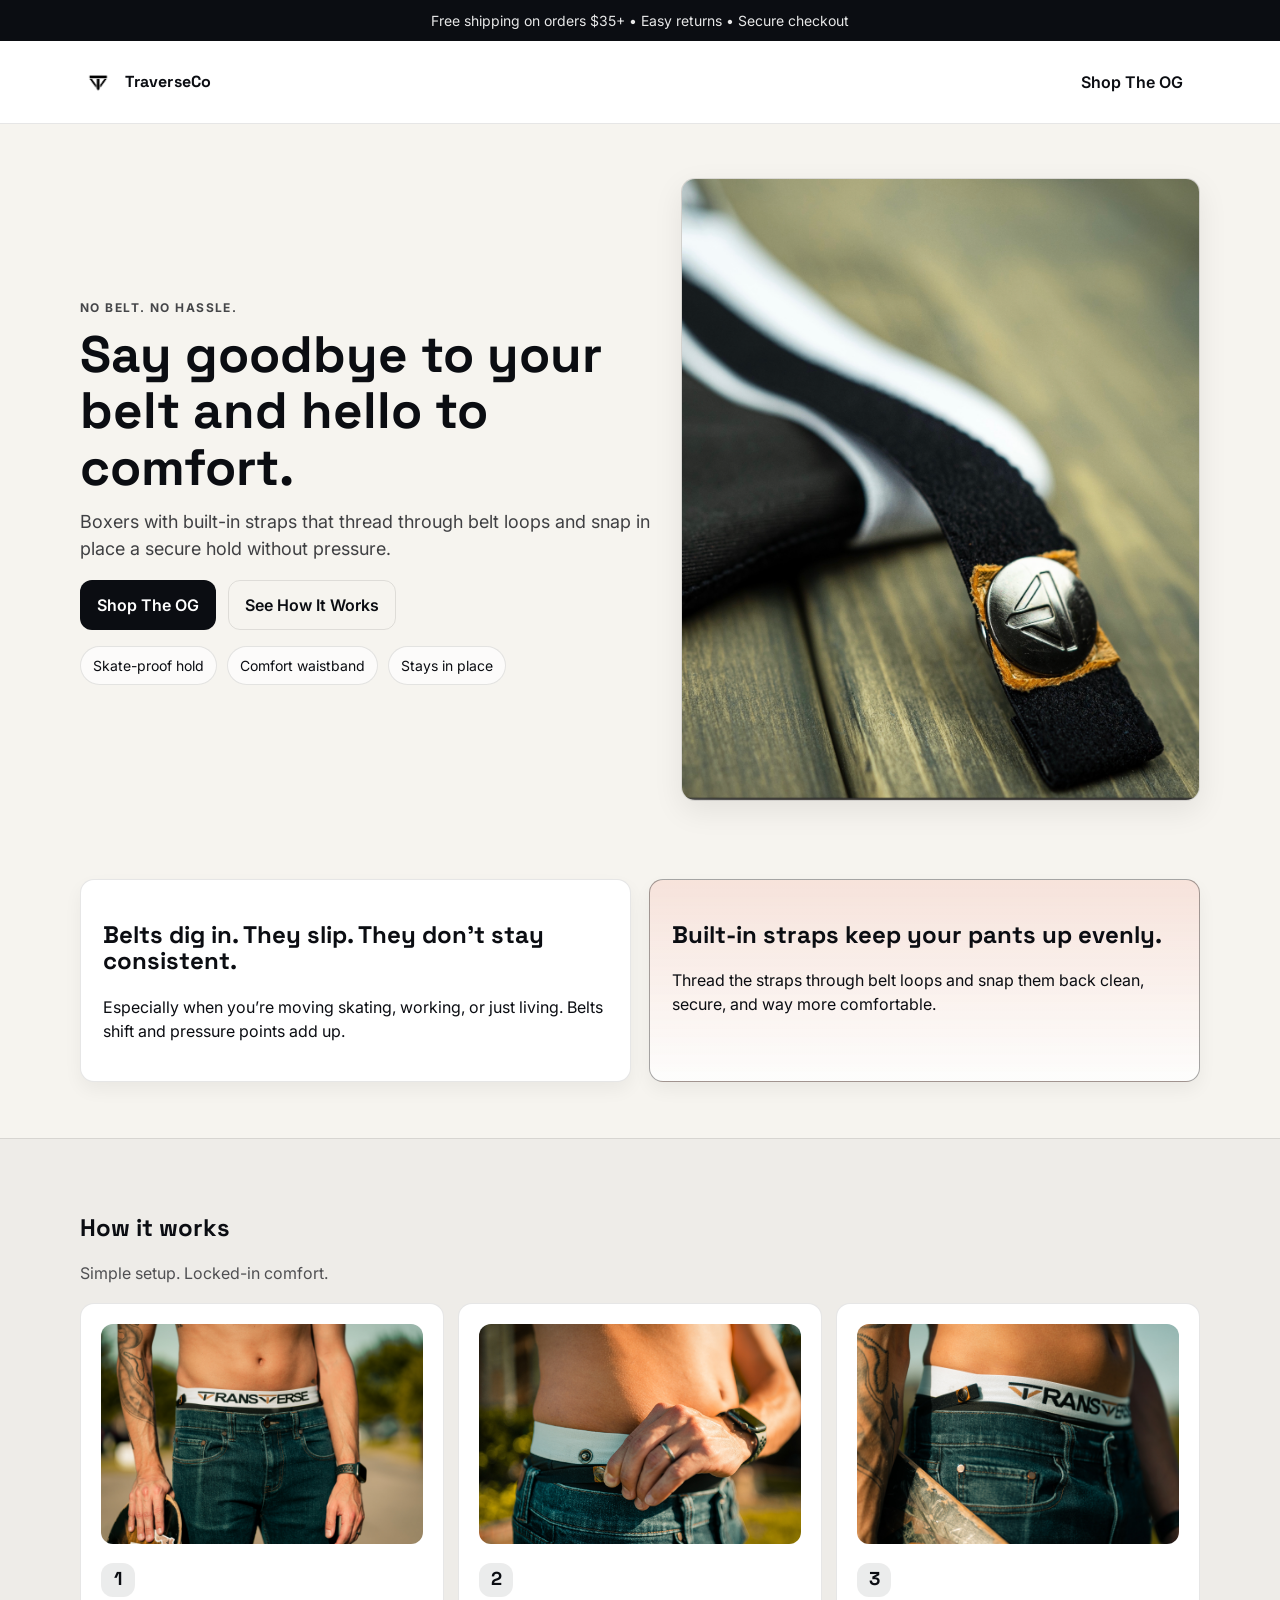
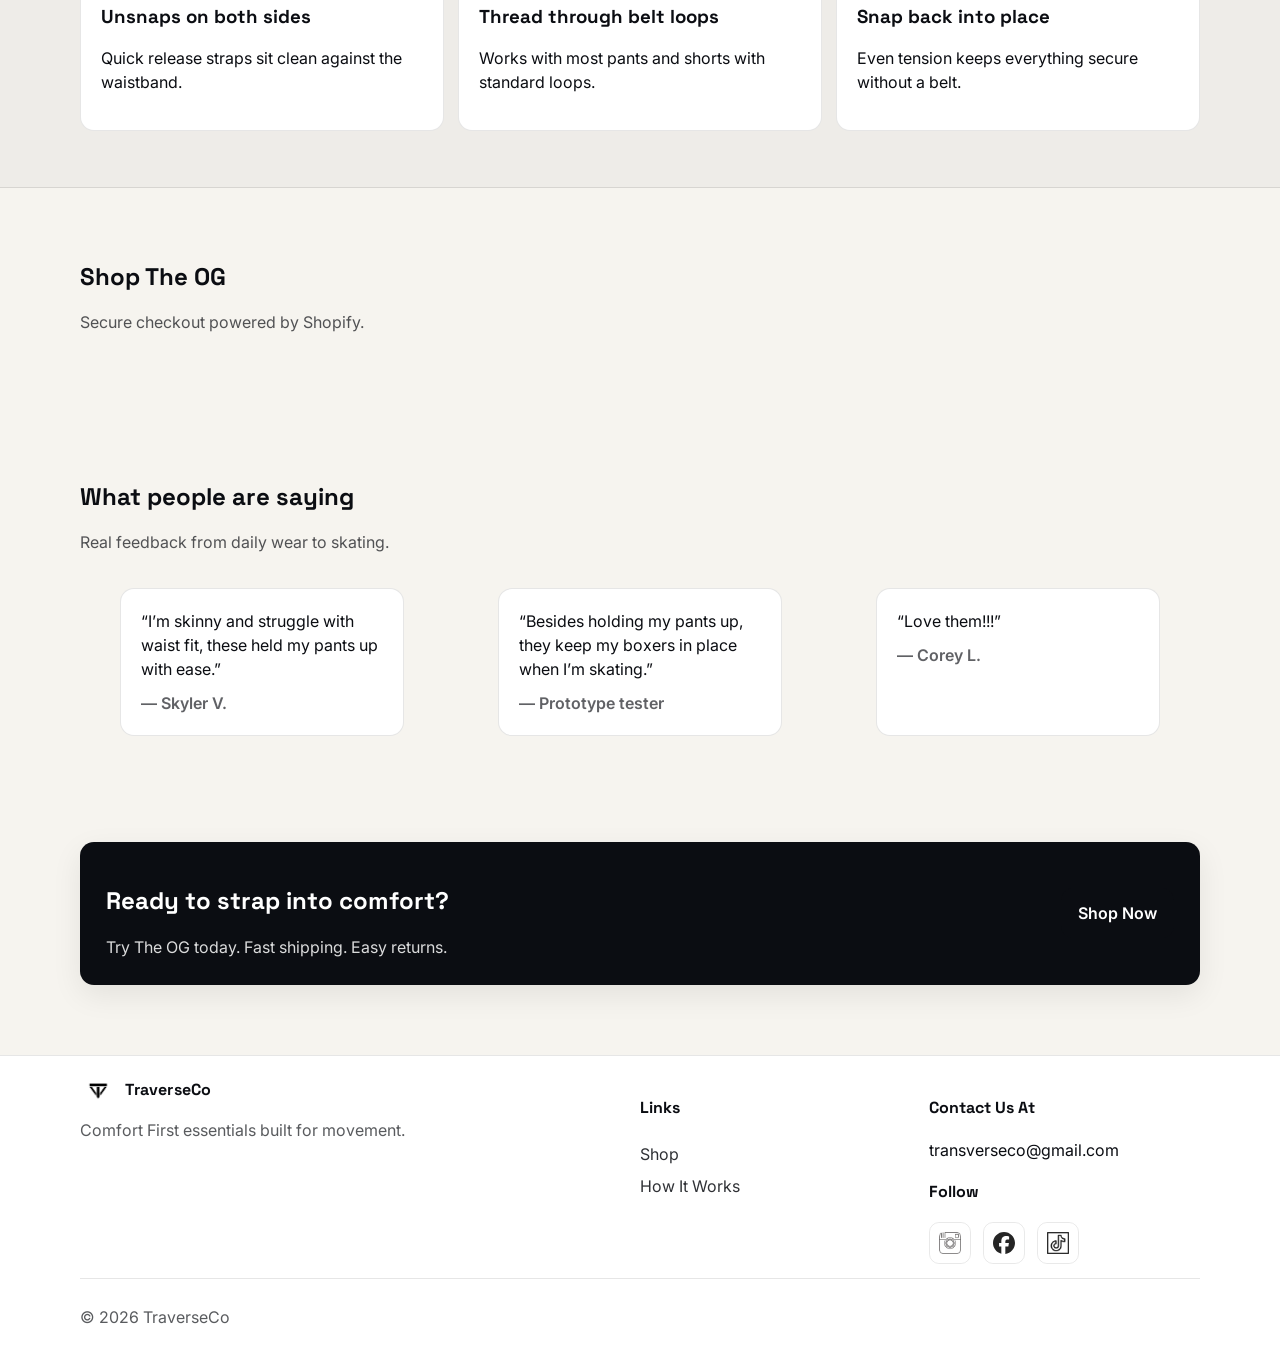
<file: index.html>
<!doctype html>
<html lang="en">
<head>
  <meta charset="utf-8" />
  <meta name="viewport" content="width=device-width,initial-scale=1" />
  <title>TraverseCo — Strap Into Comfort</title>

  <!-- Favicon -->
  <link rel="icon" type="image/png" href="assets/favicon.png">

  <meta name="description" content="Built-in straps that keep your pants up without a belt. Comfort-first, skate-proof, everyday-ready." />

  <!-- Fonts -->
  <link rel="preconnect" href="https://fonts.googleapis.com">
  <link rel="preconnect" href="https://fonts.gstatic.com" crossorigin>
  <link href="https://fonts.googleapis.com/css2?family=Inter:wght@400;500;600&family=Space+Grotesk:wght@500;600;700&display=swap" rel="stylesheet">

  <link rel="stylesheet" href="css/style.css" />
</head>
<body>

  <!-- Top bar -->
  <div class="topbar">
    <div class="container">
      <p>Free shipping on orders $35+ • Easy returns • Secure checkout</p>
    </div>
  </div>

  <!-- Header -->
  <header class="header">
    <div class="container header-inner">
      <a class="brand" href="index.html" aria-label="TraverseCo Home">
        <img src="assets/logo.png" alt="TraverseCo logo" class="brand-logo">
        <span class="brand-name">TraverseCo</span>
      </a>

      <div class="header-actions">
        <!-- UPDATED: scrolls to embedded Shopify section -->
        <a class="btn btn-ghost" href="#shop">Shop The OG</a>
      </div>

      <button class="hamburger" type="button" aria-label="Open menu" aria-expanded="false">
        <span></span><span></span><span></span>
      </button>
    </div>

    <div class="mobile-nav" hidden>
      <a href="#shop">Shop</a>
      <a href="#how-it-works">How It Works</a>
      <a href="faq.html">FAQ</a>
      <a href="about.html">About</a>
    </div>
  </header>

  <!-- Main -->
  <main>
    <!-- Hero -->
    <section class="hero">
      <div class="container hero-grid">
        <div class="hero-copy">
          <p class="eyebrow">No belt. No hassle.</p>
          <h1>Say goodbye to your belt and hello to comfort.</h1>
          <p class="lead">
            Boxers with built-in straps that thread through belt loops and snap in place a secure hold without pressure.
          </p>

          <div class="hero-ctas">
            <!-- UPDATED: scrolls to embedded Shopify section -->
            <a class="btn btn-primary" href="#shop">Shop The OG</a>
            <a class="btn btn-outline" href="#how-it-works">See How It Works</a>
          </div>

          <div class="trust-row">
            <div class="trust-pill">Skate-proof hold</div>
            <div class="trust-pill">Comfort waistband</div>
            <div class="trust-pill">Stays in place</div>
          </div>
        </div>

        <div class="hero-media" role="img" aria-label="Product lifestyle image">
          <div class="media-card">
            <img src="assets/hero.jpg" alt="TraverseCo built-in strap system" class="hero-img">
          </div>
        </div>
      </div>
    </section>

    <!-- Problem/Solution -->
    <section class="section">
      <div class="container two-col">
        <div class="card">
          <h2>Belts dig in. They slip. They don’t stay consistent.</h2>
          <p>Especially when you’re moving skating, working, or just living. Belts shift and pressure points add up.</p>
        </div>
        <div class="card accent">
          <h2>Built-in straps keep your pants up evenly.</h2>
          <p>Thread the straps through belt loops and snap them back clean, secure, and way more comfortable.</p>
        </div>
      </div>
    </section>

    <!-- How it works (3 steps) -->
    <section id="how-it-works" class="section section-muted">
      <div class="container">
        <div class="section-head">
          <h2>How it works</h2>
          <p>Simple setup. Locked-in comfort.</p>
        </div>

        <div class="steps">
          <article class="step">
            <img src="assets/how-step-0.JPG" alt="Not threaded through belt loops" class="step-img">
            <h3><span class="step-num">1</span> Unsnaps on both sides</h3>
            <p>Quick release straps sit clean against the waistband.</p>
          </article>

          <article class="step">
            <img src="assets/how-step-1.JPG" alt="Thread through belt loops" class="step-img">
            <h3><span class="step-num">2</span> Thread through belt loops</h3>
            <p>Works with most pants and shorts with standard loops.</p>
          </article>

          <article class="step">
            <img src="assets/how-step-2.JPG" alt="Threaded through belt loops" class="step-img">
            <h3><span class="step-num">3</span> Snap back into place</h3>
            <p>Even tension keeps everything secure without a belt.</p>
          </article>
        </div>
      </div>
    </section>

    <!-- Shopify Buy Button (The OG) -->
    <section class="section" id="shop">
      <div class="container">
        <div class="section-head">
          <h2>Shop The OG</h2>
          <p>Secure checkout powered by Shopify.</p>
        </div>

        <div id="product-component-1770952349925"></div>
      </div>
    </section>

    <!-- Reviews -->
    <section class="section">
      <div class="container">
        <div class="section-head">
          <h2>What people are saying</h2>
          <p>Real feedback from daily wear to skating.</p>
        </div>

        <div class="reviews">
          <figure class="review">
            <blockquote>“I’m skinny and struggle with waist fit, these held my pants up with ease.”</blockquote>
            <figcaption>— Skyler V.</figcaption>
          </figure>
          <figure class="review">
            <blockquote>“Besides holding my pants up, they keep my boxers in place when I’m skating.”</blockquote>
            <figcaption>— Prototype tester</figcaption>
          </figure>
          <figure class="review">
            <blockquote>“Love them!!!”</blockquote>
            <figcaption>— Corey L.</figcaption>
          </figure>
        </div>
      </div>
    </section>

    <!-- CTA -->
    <section class="section cta">
      <div class="container cta-inner">
        <div>
          <h2>Ready to strap into comfort?</h2>
          <p>Try The OG today. Fast shipping. Easy returns.</p>
        </div>
        <!-- UPDATED: scrolls to embedded Shopify section -->
        <a class="btn btn-primary" href="#shop">Shop Now</a>
      </div>
    </section>
  </main>

  <!-- Footer -->
  <footer class="footer" id="contact">
    <div class="container footer-grid">
      <div>
        <div class="brand brand-footer">
          <img src="assets/logo.png" alt="TraverseCo logo" class="brand-logo">
          <span class="brand-name">TraverseCo</span>
        </div>
        <p class="muted">Comfort First essentials built for movement.</p>
      </div>

      <div>
        <h4>Links</h4>
        <a href="#shop">Shop</a>
        <a href="#how-it-works">How It Works</a>
      </div>

      <div>
        <h4>Contact Us At</h4>
        <p>transverseco@gmail.com</p>

        <h4>Follow</h4>
        <div class="socials">
          <a href="https://www.instagram.com/transverseco" target="_blank" rel="noopener noreferrer" aria-label="Instagram">
            <img src="assets/insta.png" alt="Instagram">
          </a>

          <a href="https://www.facebook.com/TransverseCo/" target="_blank" rel="noopener noreferrer" aria-label="Facebook">
            <img src="assets/facebook.svg" alt="Facebook">
          </a>

          <a href="https://www.tiktok.com/@transverseco" target="_blank" rel="noopener noreferrer" aria-label="TikTok">
            <img src="assets/tiktok.png" alt="TikTok">
          </a>
        </div>
      </div>
    </div>

    <div class="container footer-bottom">
      <p class="muted">© <span id="year"></span> TraverseCo</p>
    </div>
  </footer>

  <script src="js/main.js"></script>

  <!-- Shopify Buy Button embed -->
  <script type="text/javascript">
    (function () {
      var scriptURL = 'https://sdks.shopifycdn.com/buy-button/latest/buy-button-storefront.min.js';

      if (window.ShopifyBuy) {
        if (window.ShopifyBuy.UI) ShopifyBuyInit();
        else loadScript();
      } else {
        loadScript();
      }

      function loadScript() {
        var script = document.createElement('script');
        script.async = true;
        script.src = scriptURL;
        (document.head || document.body).appendChild(script);
        script.onload = ShopifyBuyInit;
      }

      function ShopifyBuyInit() {
        var client = ShopifyBuy.buildClient({
          domain: 'transverseco.myshopify.com',
          storefrontAccessToken: 'a1bdb6acef088749ebad0df71779a68e',
        });

        ShopifyBuy.UI.onReady(client).then(function (ui) {
          ui.createComponent('product', {
            id: '1934410055746',
            node: document.getElementById('product-component-1770952349925'),
            moneyFormat: '%24%7B%7Bamount%7D%7D',
            options: {
              product: {
                styles: {
                  product: { "max-width": "100%", "margin": "0" },
                  button: {
                    "background-color": "#0b0d12",
                    "color": "#ffffff",
                    "font-family": "Inter, system-ui, -apple-system, Segoe UI, Roboto, Arial, sans-serif",
                    "font-weight": "600",
                    "border-radius": "12px",
                    "padding": "12px 16px"
                  },
                  title: { "font-family": "\"Space Grotesk\", Inter, sans-serif", "font-weight": "700" },
                  price: { "font-family": "Inter, system-ui, -apple-system, Segoe UI, Roboto, Arial, sans-serif" }
                },
                text: { button: "Add to cart" }
              },
              cart: { text: { total: "Subtotal", button: "Checkout" } },
              toggle: {
                styles: {
                  toggle: {
                    "background-color": "#0b0d12",
                    "font-family": "Inter, system-ui, -apple-system, Segoe UI, Roboto, Arial, sans-serif",
                    "font-weight": "600",
                    "border-radius": "12px"
                  }
                }
              }
            }
          });
        });
      }
    })();
  </script>

</body>
</html>
</file>
<file: css/style.css>
:root{
  --ink:#0b0d12;
  --bg:#f6f4ef;
  --muted:#8a8f98;
  --card:#ffffff;
  --border:rgba(11,13,18,.10);
  --accent:#ff4d2e;
  --radius:14px;
  --shadow: 0 10px 30px rgba(11,13,18,.08);
}

*{box-sizing:border-box}
html,body{height:100%}
body{
  margin:0;
  font-family: Inter, system-ui, -apple-system, Segoe UI, Roboto, Arial, sans-serif;
  background:var(--bg);
  color:var(--ink);
  line-height:1.5;
}
a{color:inherit;text-decoration:none}
img{max-width:100%;display:block}

.container{width:min(1120px,92%);margin:0 auto}

/* Top bar */
.topbar{
  background:var(--ink);
  color:#fff;
  font-size:14px;
}
.topbar p{margin:0;padding:10px 0;text-align:center;opacity:.9}

/* Header */
.header{
  position:sticky; top:0; z-index:50;
  background:#ffffff;
  backdrop-filter: blur(10px);
  border-bottom:1px solid var(--border);
}
.header-inner{
  display:flex;
  align-items:center;
  gap:20px;
  padding:16px 0;
}

/* Brand */
.brand{
  display:flex;
  align-items:center;
  gap:10px;
  font-weight:700;
}
.brand-mark{
  width:34px;
  height:34px;
  border-radius:10px;
  display:grid;
  place-items:center;

  /* make it match the logo: white background */
  background:#fff;
  border:1px solid var(--border);
}
.brand-logo{
  height:24px;       /* same feel as old "T" */
  width:auto;
  max-height:24px;
  object-fit:contain;
  display:block;
}
.brand-name{
  font-family:"Space Grotesk", Inter, sans-serif;
  letter-spacing:.2px;
}

/* Nav (center-ish) */
.nav{
  display:flex;
  gap:18px;
  align-items:center;
  margin-left:18px; /* keeps nav near brand instead of pushing everything */
}
.nav a{opacity:.85}
.nav a:hover{opacity:1}

/* Actions (RIGHT SIDE) */
.header-actions{
  margin-left:auto;           /* THIS pushes it to the far right */
  display:flex;
  gap:10px;
  align-items:center;
}

/* Hamburger */
.hamburger{
  display:none;
  width:44px; height:44px;
  border:1px solid var(--border);
  background:transparent;
  border-radius:12px;
}
.hamburger span{
  display:block;
  height:2px;
  background:var(--ink);
  margin:6px 10px;
  border-radius:10px;
}

/* Mobile nav */
.mobile-nav{
  border-top:1px solid var(--border);
  padding:10px 0 16px;
}
.mobile-nav a{display:block;padding:10px 4%}

/* Buttons */
.btn{
  display:inline-flex; align-items:center; justify-content:center;
  padding:12px 16px;
  border-radius:12px;
  font-weight:600;
  border:1px solid transparent;
  transition: transform .12s ease, opacity .12s ease, background .12s ease;
}
.btn:hover{transform: translateY(-1px)}
.btn-primary{background:var(--ink); color:#fff}
.btn-outline{background:transparent; border-color:var(--border)}
.btn-ghost{background:transparent; border-color:transparent}

/* Hero */
.hero{padding:54px 0 22px}
.hero-grid{
  display:grid;
  grid-template-columns: 1.05fr .95fr;
  gap:28px;
  align-items:center;
}
.eyebrow{
  display:inline-block;
  font-weight:700;
  letter-spacing:.12em;
  text-transform:uppercase;
  font-size:12px;
  opacity:.75;
  margin:0 0 10px;
}
h1,h2,h3,h4{
  font-family:"Space Grotesk", Inter, sans-serif;
  line-height:1.1;
}
h1{font-size: clamp(34px, 4vw, 54px); margin:0 0 12px}
.lead{font-size:18px; color:rgba(11,13,18,.78); margin:0 0 18px}
.hero-ctas{display:flex; gap:12px; flex-wrap:wrap}

.trust-row{display:flex; gap:10px; flex-wrap:wrap; margin-top:16px}
.trust-pill{
  padding:8px 12px;
  border-radius:999px;
  border:1px solid var(--border);
  background:rgba(255,255,255,.65);
  font-size:14px;
}

.hero-media .media-card{
  border-radius:var(--radius);
  background:linear-gradient(180deg, rgba(11,13,18,.06), rgba(11,13,18,.02));
  border:1px solid var(--border);
  box-shadow:var(--shadow);
  min-height:360px;
  display:grid;
  place-items:center;
  overflow:hidden;
}

/* Sections */
.section{padding:56px 0}
.section-muted{
  background:rgba(11,13,18,.03);
  border-top:1px solid var(--border);
  border-bottom:1px solid var(--border)
}
.section-head{margin-bottom:18px}
.section-head p{margin:6px 0 0; color:rgba(11,13,18,.70)}

/* Two col cards */
.two-col{
  display:grid;
  grid-template-columns:1fr 1fr;
  gap:18px;
}
.card{
  background:var(--card);
  border:1px solid var(--border);
  border-radius:var(--radius);
  padding:22px;
  box-shadow: 0 8px 18px rgba(11,13,18,.05);
}
.card.accent{
  border-color:rgba(0, 0, 0, 0.35);
  background:linear-gradient(180deg, rgba(255,77,46,.10), rgba(255,255,255,.8));
}

/* Steps */
.steps{
  display:grid;
  grid-template-columns:repeat(3, 1fr);
  gap:14px;
  margin-top:18px;
}
.step{
  background:var(--card);
  border:1px solid var(--border);
  border-radius:var(--radius);
  padding:20px;
}
.step-img{
  width:100%;
  height:220px;       /* uniform images */
  object-fit:cover;
  border-radius:12px;
  display:block;
  margin-bottom:12px;
}
.step-num{
  width:34px;height:34px;border-radius:12px;
  display:grid;place-items:center;
  background:rgba(11,13,18,.08);
  font-weight:800;
  margin-bottom:10px;
}

.center{text-align:center;margin-top:22px}

/* Reviews */
.reviews{
  display:grid;
  grid-template-columns:repeat(3, 1fr);
  gap:14px;
}
.review{
  background:var(--card);
  border:1px solid var(--border);
  border-radius:var(--radius);
  padding:20px;
}
.review blockquote{margin:0 0 10px; font-size:16px}
.review figcaption{color:rgba(11,13,18,.65); font-weight:600}

/* CTA */
.cta{padding:34px 0 70px}
.cta-inner{
  border-radius:var(--radius);
  background:var(--ink);
  color:#fff;
  padding:26px;
  display:flex;
  justify-content:space-between;
  align-items:center;
  gap:16px;
  box-shadow:var(--shadow);
}
.cta-inner p{margin:6px 0 0; opacity:.85}

/* Footer */
.footer{
  background:#ffffff;              /* keep footer white */
  border-top:1px solid var(--border);
  padding:22px 0 14px;             /* reduced height */
}

.footer-grid{
  display:grid;
  grid-template-columns: 1.2fr .6fr .6fr;
  gap:18px;                         /* slightly tighter */
}

.footer a{
  display:block;
  padding:4px 0;
  opacity:.85;
}

.footer a:hover{
  opacity:1;
}

.footer-bottom{
  border-top:1px solid var(--border);
  margin-top:14px;
  padding-top:10px;
}

.muted{
  color:rgba(11,13,18,.68);
}

/* Social Icons */
.socials{
  display:flex;
  gap:12px;
  margin-top:6px;
}

.socials a{
  display:flex;
  align-items:center;
  justify-content:center;
  width:42px;          /* BIGGER icons */
  height:42px;
  border-radius:10px;
  border:1px solid var(--border);
  transition:.15s ease;
}

.socials a:hover{
  background:#f3f3f3;  /* subtle light hover instead of black */
  transform:translateY(-1px);
}

.socials img{
  width:22px;          /* bigger icon graphic */
  height:22px;
  object-fit:contain;
}

/* Center Shopify product embed */
#product-component-1770952349925 {
  display: flex;
  justify-content: center;
}

/* Responsive */
@media (max-width: 900px){
  .nav{display:none}
  .header-actions{margin-left:auto}
  .hamburger{display:inline-block}
  .hero-grid{grid-template-columns:1fr}
  .two-col{grid-template-columns:1fr}
  .steps{grid-template-columns:1fr}
  .reviews{grid-template-columns:1fr}
  .footer-grid{grid-template-columns:1fr}
}
</file>
